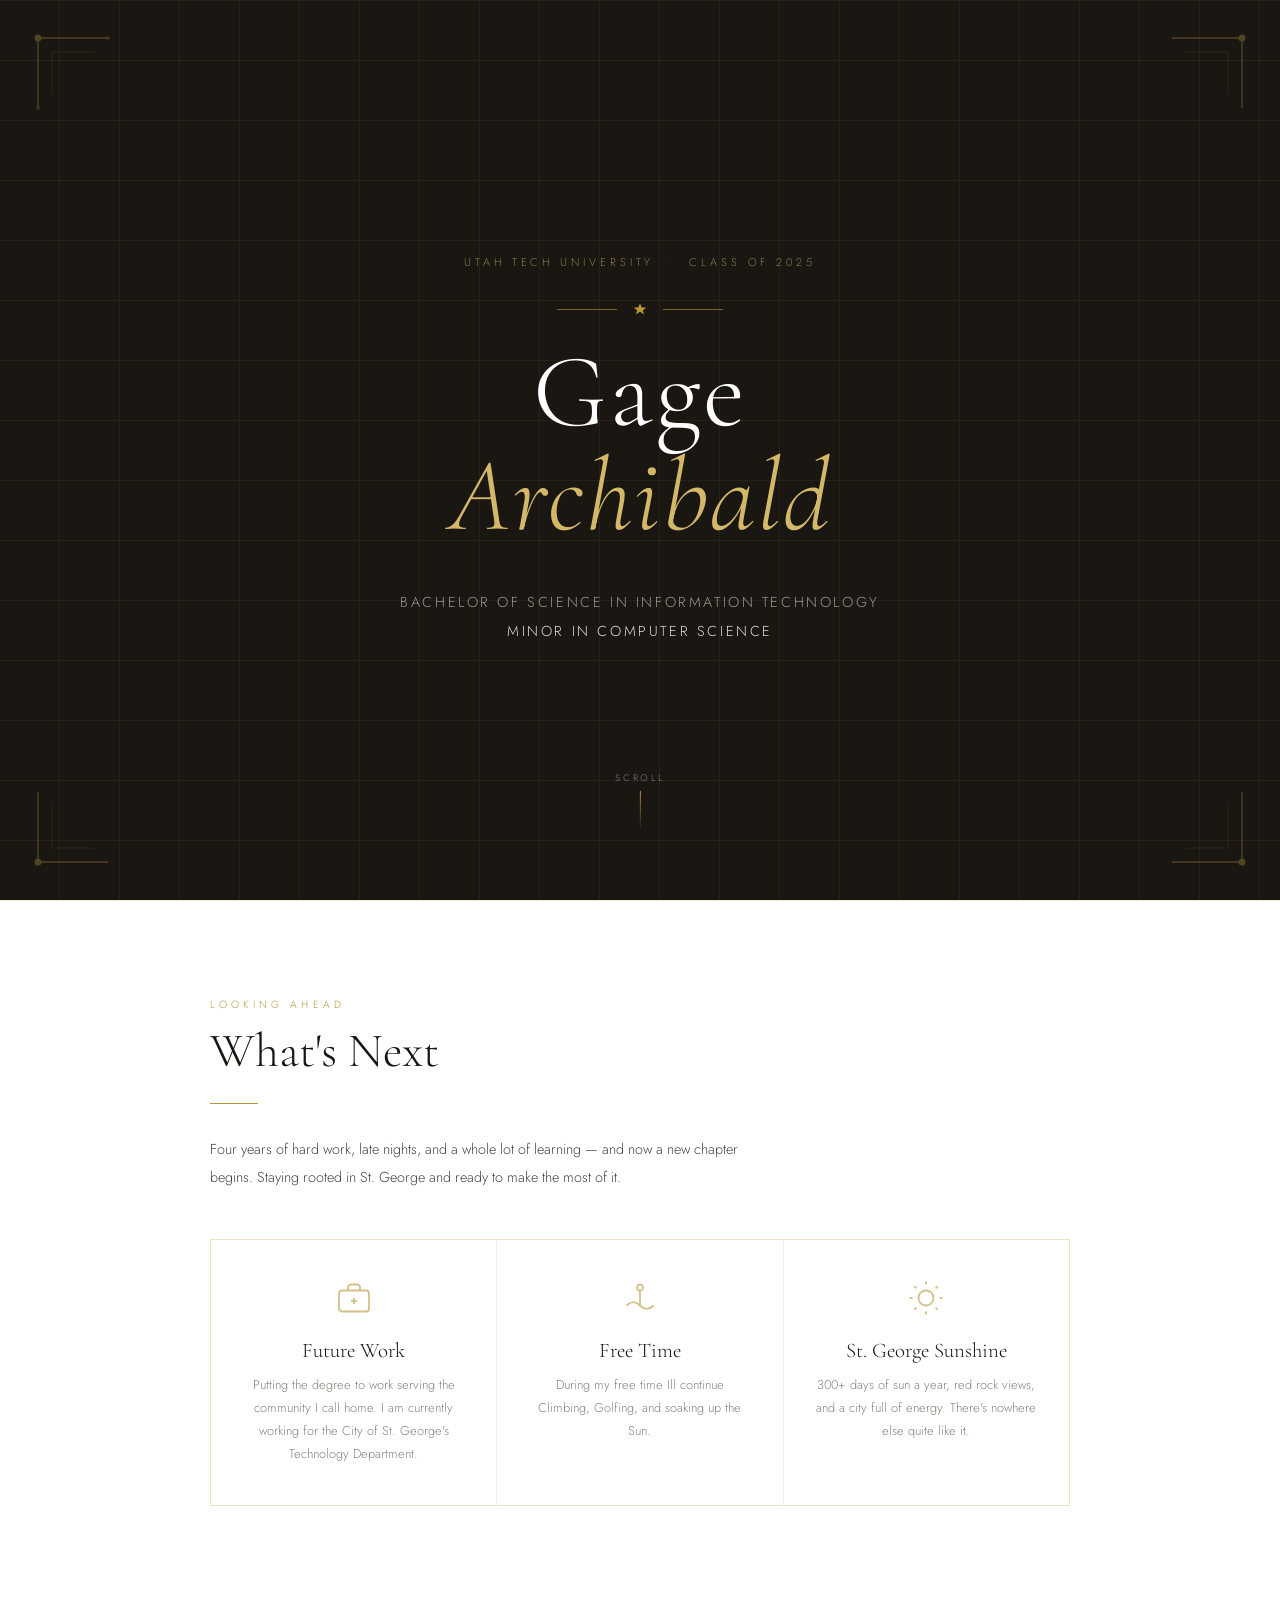
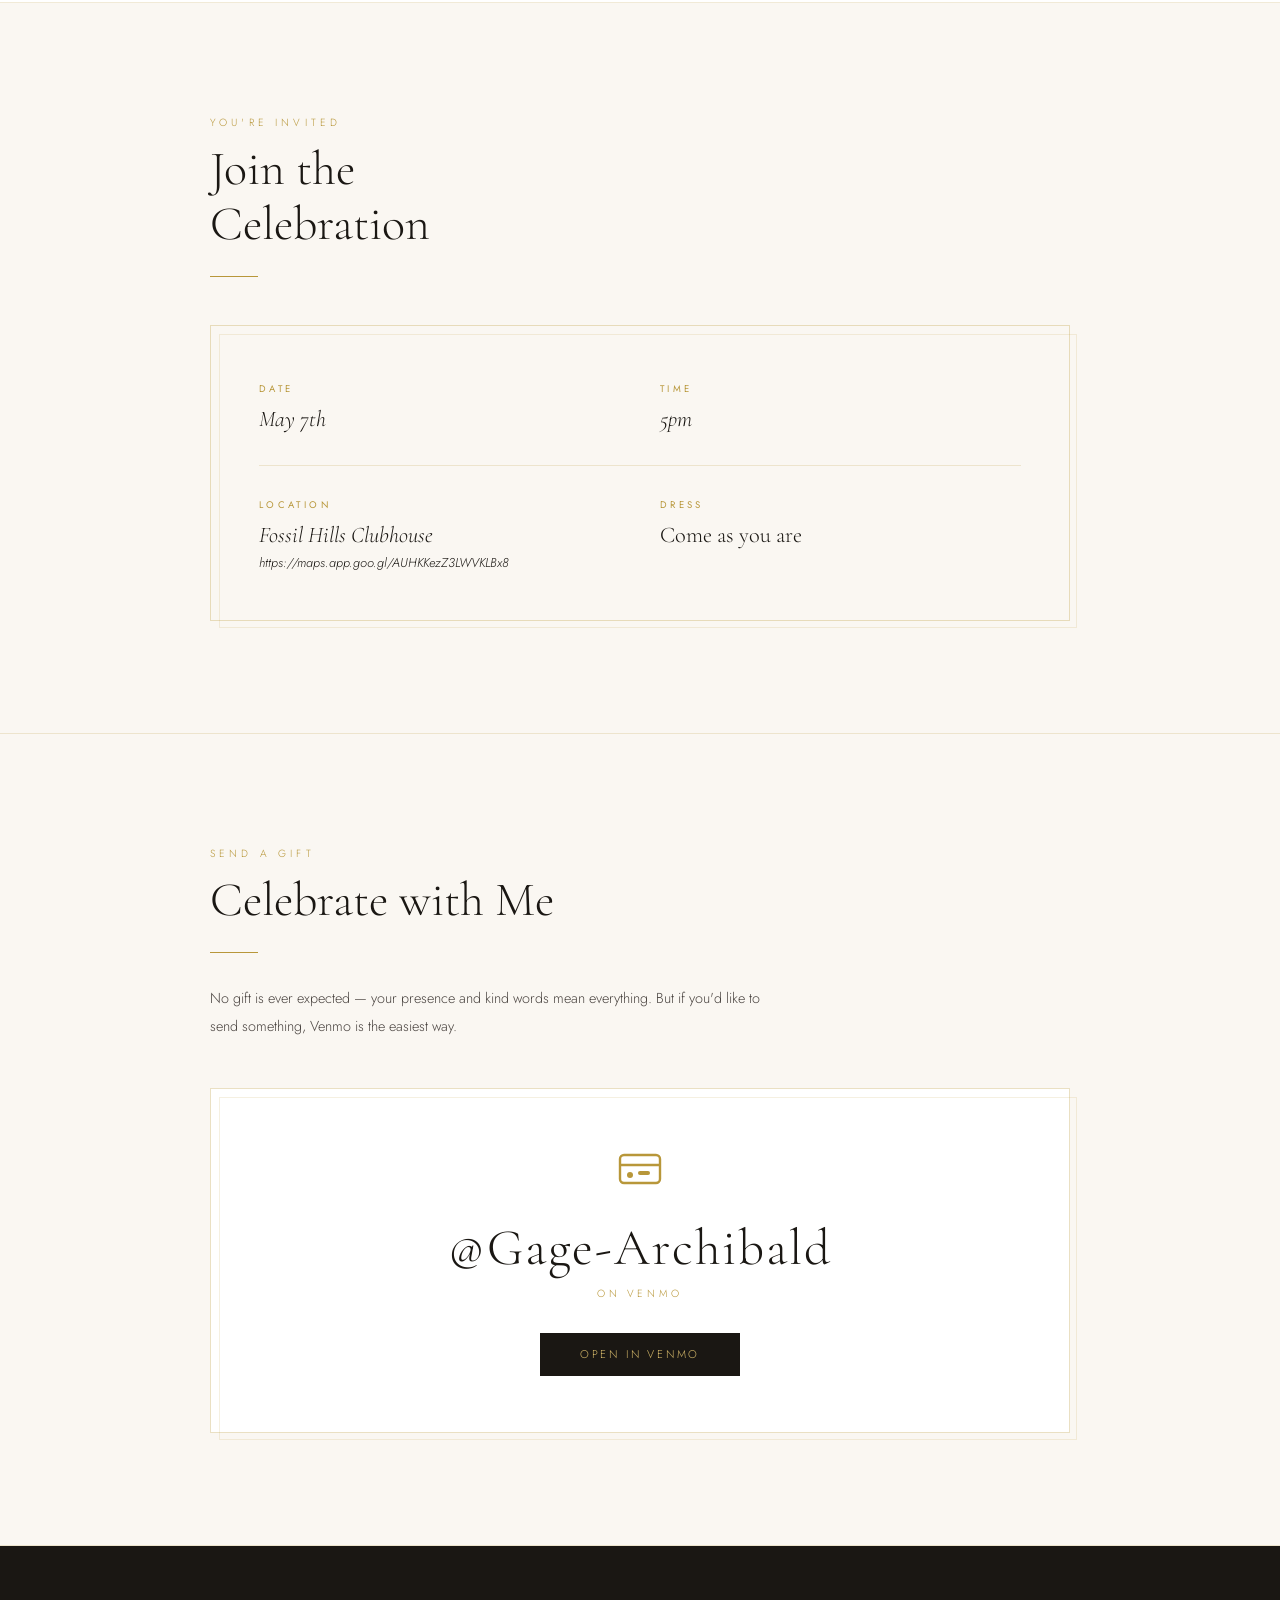
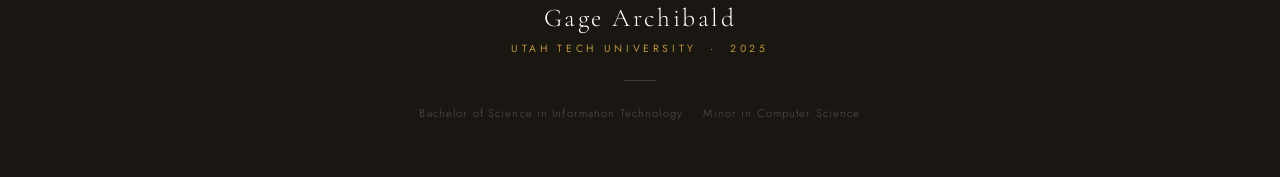
<file: index.html>
<!DOCTYPE html>
<html lang="en">
<head>
  <meta charset="UTF-8">
  <meta name="viewport" content="width=device-width, initial-scale=1.0">
  <title>Gage Archibald — Class of 2025</title>
  <link href="https://fonts.googleapis.com/css2?family=Cormorant+Garamond:ital,wght@0,300;0,400;0,600;1,300;1,400&family=Jost:wght@200;300;400&display=swap" rel="stylesheet">
  <link rel="stylesheet" href="styles.css">
</head>
<body>

<!-- ── HERO ── -->
<section class="hero">
  <div class="hero-bg-pattern"></div>

  <!-- corner ornaments -->
  <div class="hero-corner tl">
    <svg viewBox="0 0 100 100" fill="none" xmlns="http://www.w3.org/2000/svg">
      <path d="M10 10 L10 60 M10 10 L60 10" stroke="#B8973A" stroke-width="1"/>
      <path d="M20 20 L20 50 M20 20 L50 20" stroke="#B8973A" stroke-width="0.5" opacity="0.5"/>
      <circle cx="10" cy="10" r="2.5" fill="#B8973A"/>
      <circle cx="60" cy="10" r="1.5" fill="#B8973A" opacity="0.5"/>
      <circle cx="10" cy="60" r="1.5" fill="#B8973A" opacity="0.5"/>
    </svg>
  </div>
  <div class="hero-corner tr">
    <svg viewBox="0 0 100 100" fill="none" xmlns="http://www.w3.org/2000/svg">
      <path d="M10 10 L10 60 M10 10 L60 10" stroke="#B8973A" stroke-width="1"/>
      <path d="M20 20 L20 50 M20 20 L50 20" stroke="#B8973A" stroke-width="0.5" opacity="0.5"/>
      <circle cx="10" cy="10" r="2.5" fill="#B8973A"/>
    </svg>
  </div>
  <div class="hero-corner bl">
    <svg viewBox="0 0 100 100" fill="none" xmlns="http://www.w3.org/2000/svg">
      <path d="M10 10 L10 60 M10 10 L60 10" stroke="#B8973A" stroke-width="1"/>
      <path d="M20 20 L20 50 M20 20 L50 20" stroke="#B8973A" stroke-width="0.5" opacity="0.5"/>
      <circle cx="10" cy="10" r="2.5" fill="#B8973A"/>
    </svg>
  </div>
  <div class="hero-corner br">
    <svg viewBox="0 0 100 100" fill="none" xmlns="http://www.w3.org/2000/svg">
      <path d="M10 10 L10 60 M10 10 L60 10" stroke="#B8973A" stroke-width="1"/>
      <path d="M20 20 L20 50 M20 20 L50 20" stroke="#B8973A" stroke-width="0.5" opacity="0.5"/>
      <circle cx="10" cy="10" r="2.5" fill="#B8973A"/>
    </svg>
  </div>

  <div class="hero-content">
    <p class="hero-eyebrow">Utah Tech University &nbsp;·&nbsp; Class of 2025</p>

    <div class="hero-divider">
      <span></span>
      <svg viewBox="0 0 20 20" xmlns="http://www.w3.org/2000/svg"><polygon points="10,2 12.5,8 19,8 14,12 16,18 10,14 4,18 6,12 1,8 7.5,8"/></svg>
      <span></span>
    </div>

    <h1 class="hero-name">Gage<br><em>Archibald</em></h1>

    <p class="hero-degree">
      Bachelor of Science in Information Technology
      <strong>Minor in Computer Science</strong>
    </p>
  </div>

  <div class="scroll-cue">
    <span>Scroll</span>
    <div class="scroll-cue-line"></div>
    <div class="scroll-cue-arrow">&#8964;</div>
  </div>
</section>

<!-- ── WHAT'S NEXT ── -->
<section class="next-section">
  <div class="section-inner">
    <div class="reveal">
      <p class="section-label">Looking ahead</p>
      <h2 class="section-title">What's Next</h2>
      <div class="gold-rule"></div>
      <p class="section-body">
        Four years of hard work, late nights, and a whole lot of learning — and now a new chapter begins. Staying rooted in St. George and ready to make the most of it.
      </p>
    </div>

    <div class="next-cards reveal">
      <div class="next-card">
        <svg class="next-card-icon" viewBox="0 0 24 24" fill="none" stroke="#B8973A" stroke-width="1.2" xmlns="http://www.w3.org/2000/svg">
          <rect x="2" y="7" width="20" height="14" rx="2"/><path d="M16 7V5a2 2 0 0 0-2-2h-4a2 2 0 0 0-2 2v2"/><line x1="12" y1="12" x2="12" y2="16"/><line x1="10" y1="14" x2="14" y2="14"/>
        </svg>
        <p class="next-card-title">Future Work</p>
        <p class="next-card-body">Putting the degree to work serving the community I call home. I am currently working for the City of St. George's Technology Department.</p>
      </div>
      <div class="next-card">
        <svg class="next-card-icon" viewBox="0 0 24 24" fill="none" stroke="#B8973A" stroke-width="1.2" xmlns="http://www.w3.org/2000/svg">
          <path d="M3 17c3-3 6-3 9 0s6 3 9 0"/><path d="M12 17V7"/><circle cx="12" cy="5" r="2"/>
        </svg>
        <p class="next-card-title">Free Time</p>
        <p class="next-card-body">During my free time Ill continue Climbing, Golfing, and soaking up the Sun.</p>
      </div>
      <div class="next-card">
        <svg class="next-card-icon" viewBox="0 0 24 24" fill="none" stroke="#B8973A" stroke-width="1.2" xmlns="http://www.w3.org/2000/svg">
          <circle cx="12" cy="12" r="5"/><line x1="12" y1="1" x2="12" y2="3"/><line x1="12" y1="21" x2="12" y2="23"/><line x1="4.22" y1="4.22" x2="5.64" y2="5.64"/><line x1="18.36" y1="18.36" x2="19.78" y2="19.78"/><line x1="1" y1="12" x2="3" y2="12"/><line x1="21" y1="12" x2="23" y2="12"/><line x1="4.22" y1="19.78" x2="5.64" y2="18.36"/><line x1="18.36" y1="5.64" x2="19.78" y2="4.22"/>
        </svg>
        <p class="next-card-title">St. George Sunshine</p>
        <p class="next-card-body">300+ days of sun a year, red rock views, and a city full of energy. There's nowhere else quite like it.</p>
      </div>
    </div>
  </div>
</section>


<!-- ── CELEBRATION ── -->
<section class="celebration-section">
  <div class="section-inner">
    <div class="reveal">
      <p class="section-label">You're invited</p>
      <h2 class="section-title">Join the<br>Celebration</h2>
      <div class="gold-rule"></div>
    </div>

    <div class="event-card reveal">
      <div class="event-row">
        <div class="event-item">
          <p class="event-item-label">Date</p>
          <p class="event-item-value placeholder-text">May 7th</p>
        </div>
        <div class="event-item">
          <p class="event-item-label">Time</p>
          <p class="event-item-value placeholder-text">5pm</p>
        </div>
      </div>

      <div class="event-divider"></div>

      <div class="event-row">
        <div class="event-item">
          <p class="event-item-label">Location</p>
          <p class="event-item-value placeholder-text">Fossil Hills Clubhouse</p>
          <p class="event-item-sub placeholder-text">https://maps.app.goo.gl/AUHKKezZ3LWVKLBx8</p>
        </div>
        <div class="event-item">
          <p class="event-item-label">Dress</p>
          <p class="event-item-value">Come as you are</p>
        </div>
      </div>
    </div>
  </div>
</section>

<!-- ── VENMO ── -->
<section class="venmo-section">
  <div class="section-inner">
    <div class="reveal">
      <p class="section-label">Send a gift</p>
      <h2 class="section-title">Celebrate with Me</h2>
      <div class="gold-rule"></div>
      <p class="section-body">
        No gift is ever expected — your presence and kind words mean everything. But if you'd like to send something, Venmo is the easiest way.
      </p>
    </div>

    <div class="venmo-card reveal">
      <div class="venmo-icon">
        <svg viewBox="0 0 24 24" fill="none" stroke="currentColor" stroke-width="1.2" xmlns="http://www.w3.org/2000/svg">
          <rect x="2" y="5" width="20" height="14" rx="2"/>
          <path d="M2 10h20"/>
          <circle cx="7" cy="15" r="1.5" fill="currentColor" stroke="none"/>
          <rect x="11" y="13" width="6" height="2" rx="1" fill="currentColor" stroke="none"/>
        </svg>
      </div>
      <p class="venmo-handle">@Gage-Archibald</p>
      <p class="venmo-sub">on Venmo</p>
      <a class="venmo-btn" href="https://venmo.com/Gage-Archibald" target="_blank" rel="noopener">
        Open in Venmo
      </a>
    </div>
  </div>
</section>

<!-- ── FOOTER ── -->
<footer>
  <p class="footer-name">Gage Archibald</p>
  <p class="footer-sub">Utah Tech University &nbsp;·&nbsp; 2025</p>
  <div class="footer-rule"></div>
  <p class="footer-note">Bachelor of Science in Information Technology &nbsp;·&nbsp; Minor in Computer Science</p>
</footer>

<script>
  function loadPhoto(input) {
    if (!input.files || !input.files[0]) return;
    const reader = new FileReader();
    reader.onload = e => {
      const img = input.closest('.photo-slot').querySelector('img');
      img.src = e.target.result;
      img.style.display = 'block';
      input.closest('.photo-slot').querySelector('svg').style.display = 'none';
      input.closest('.photo-slot').querySelector('.photo-slot-label').style.display = 'none';
    };
    reader.readAsDataURL(input.files[0]);
  }

  const observer = new IntersectionObserver((entries) => {
    entries.forEach(e => {
      if (e.isIntersecting) {
        e.target.classList.add('visible');
        observer.unobserve(e.target);
      }
    });
  }, { threshold: 0.15 });

  document.querySelectorAll('.reveal').forEach(el => observer.observe(el));
</script>
</body>
</html>
</file>
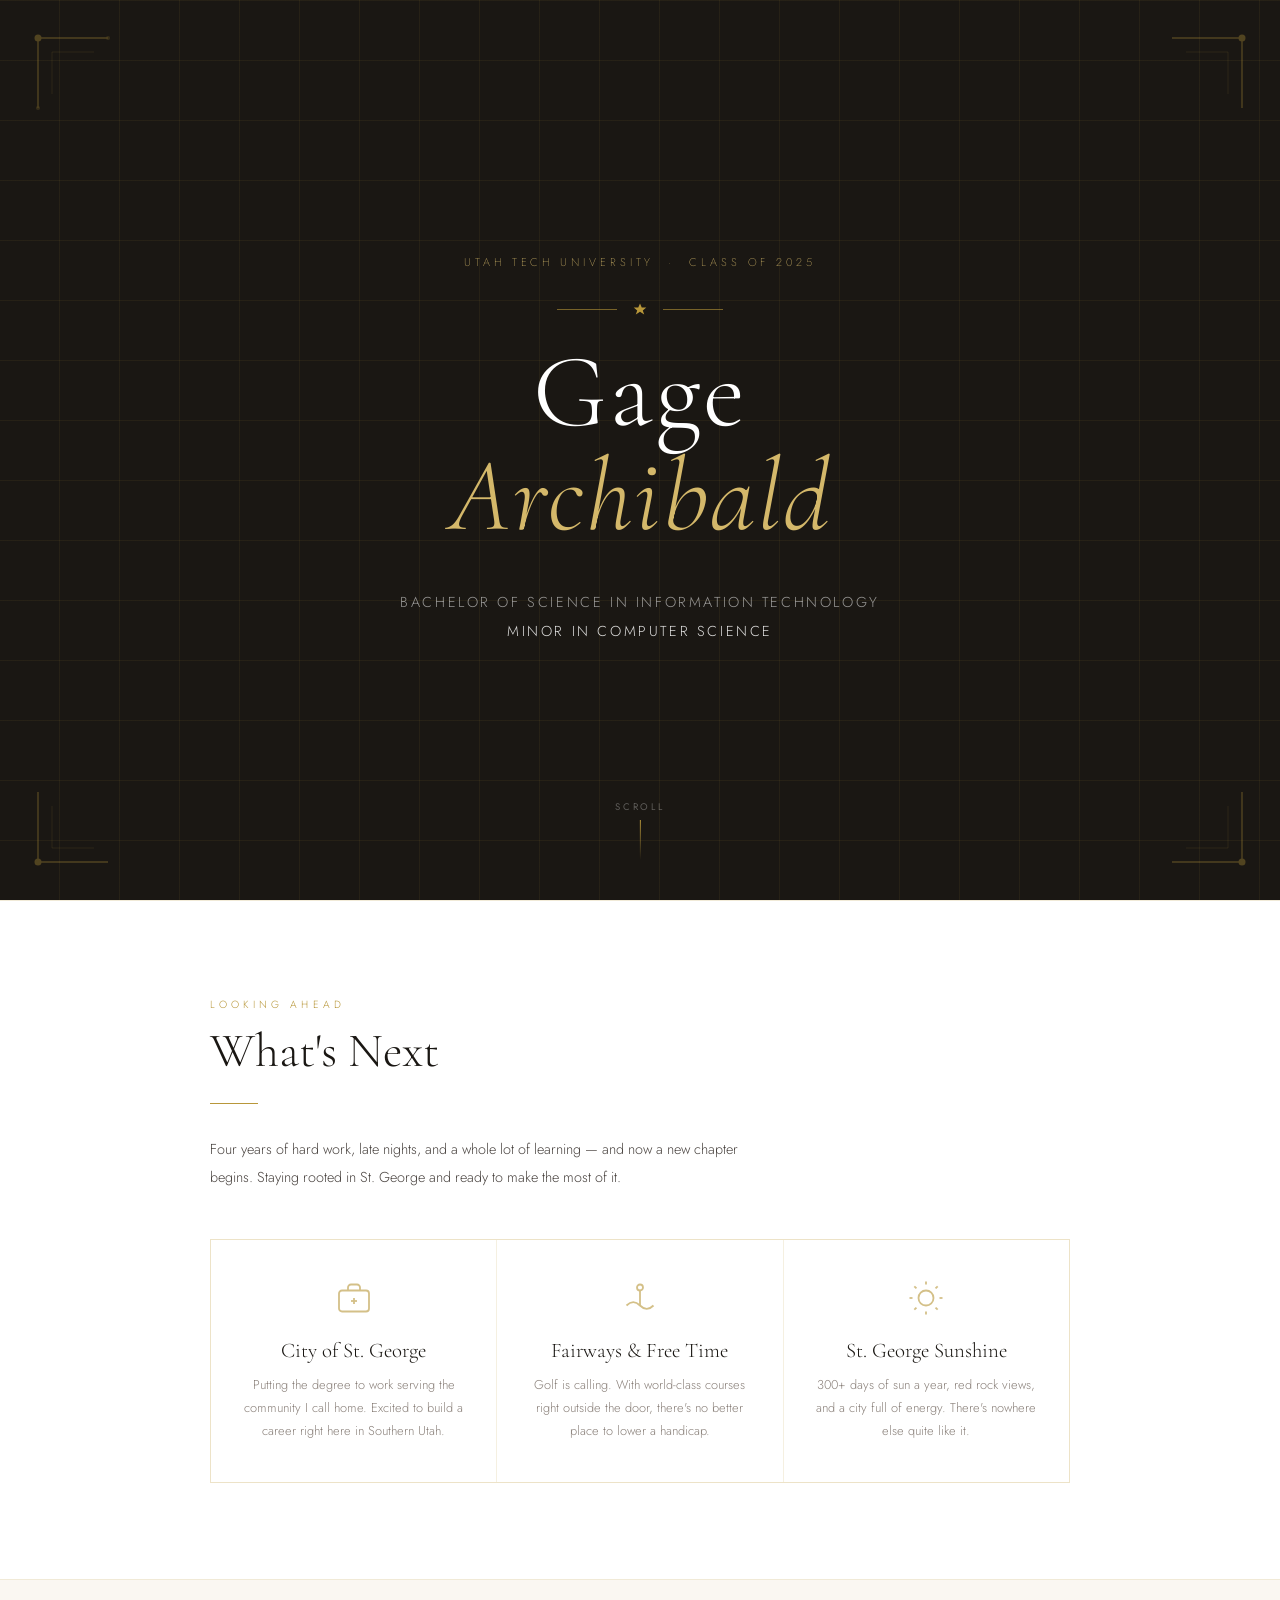
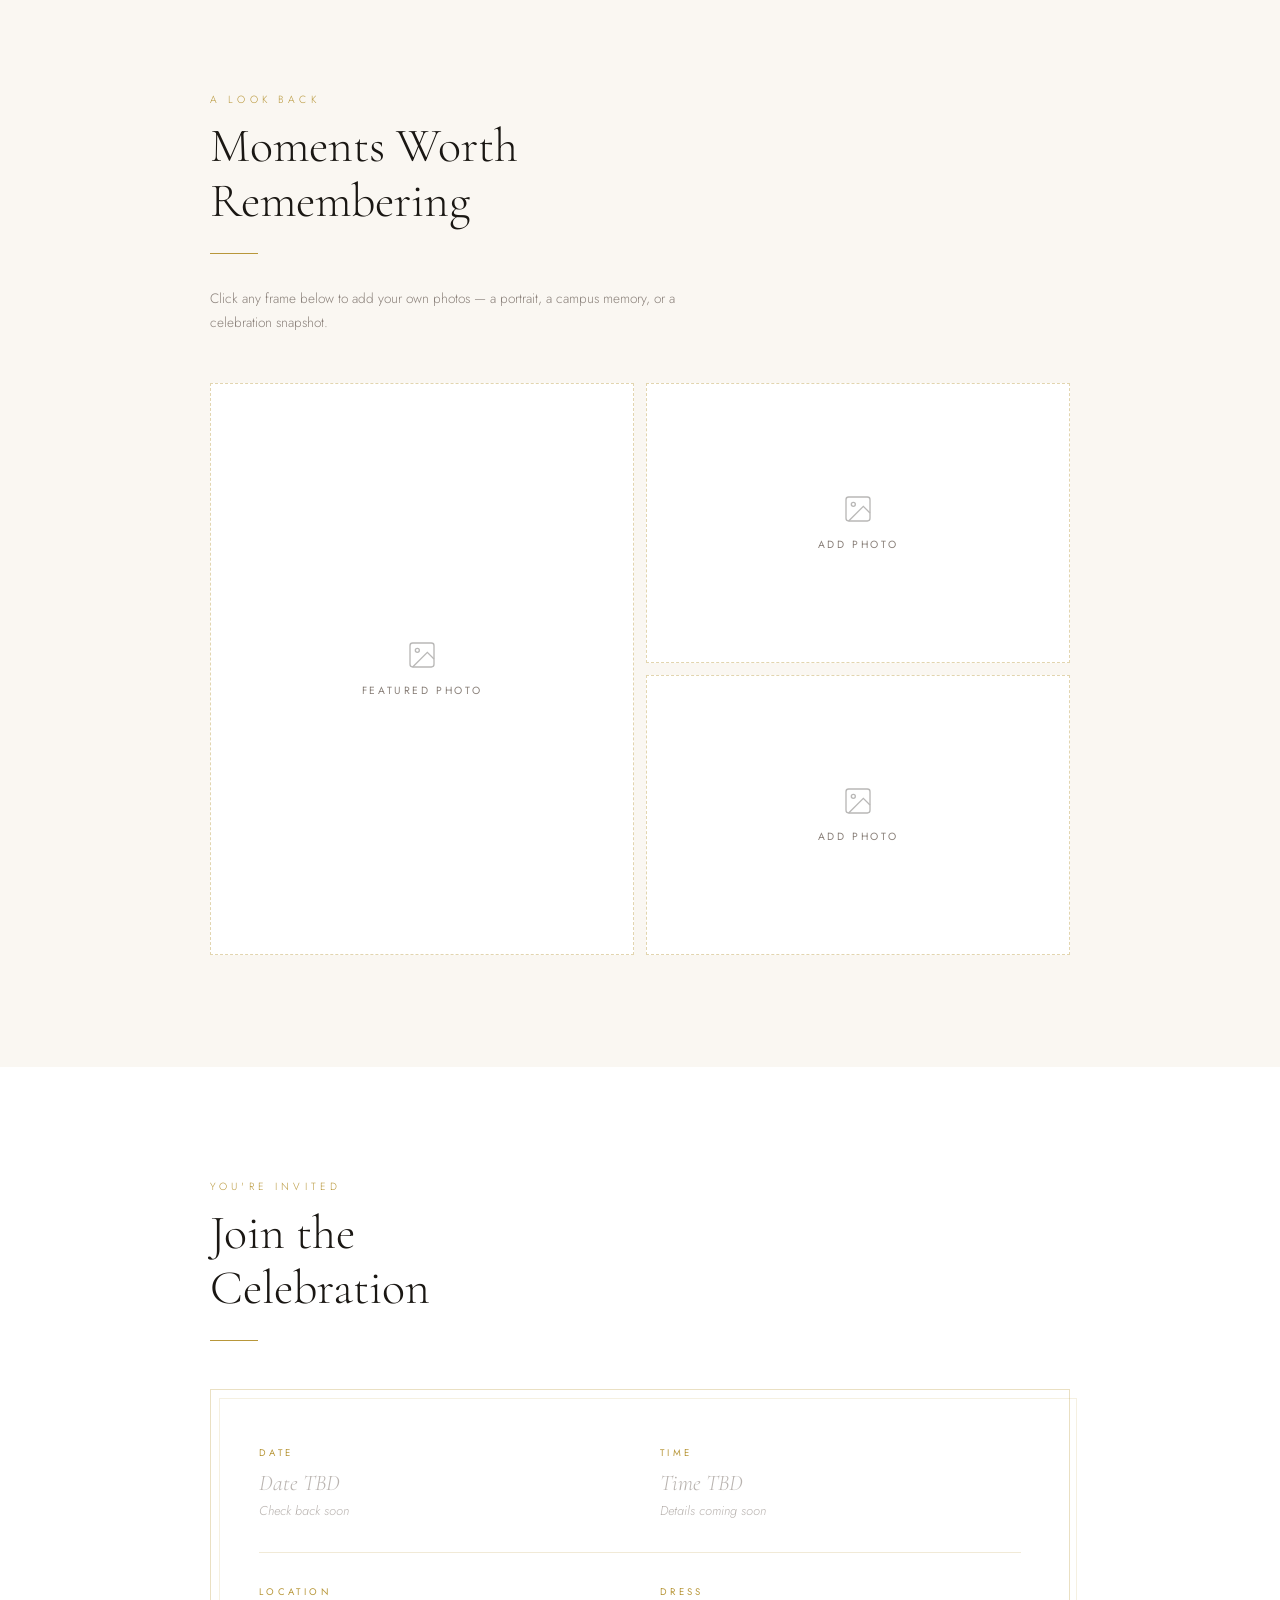
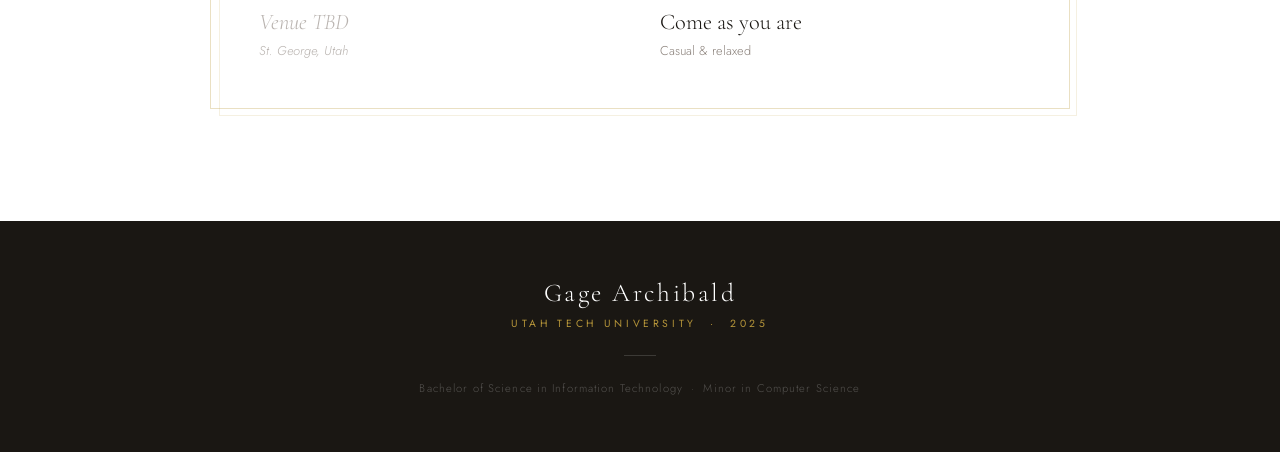
<file: graduation.html>
<!DOCTYPE html>
<html lang="en">
<head>
<meta charset="UTF-8">
<meta name="viewport" content="width=device-width, initial-scale=1.0">
<title>Gage Archibald — Class of 2025</title>
<link href="https://fonts.googleapis.com/css2?family=Cormorant+Garamond:ital,wght@0,300;0,400;0,600;1,300;1,400&family=Jost:wght@200;300;400&display=swap" rel="stylesheet">
<style>
  *, *::before, *::after { margin: 0; padding: 0; box-sizing: border-box; }

  :root {
    --gold: #B8973A;
    --gold-light: #D4B86A;
    --gold-faint: #F5EDD6;
    --cream: #FAF7F2;
    --ink: #1A1713;
    --ink-mid: #4A4440;
    --ink-light: #8A807A;
    --white: #FFFFFF;
  }

  html { scroll-behavior: smooth; }

  body {
    font-family: 'Jost', sans-serif;
    background: var(--cream);
    color: var(--ink);
    overflow-x: hidden;
  }

  /* ── HERO ── */
  .hero {
    min-height: 100vh;
    display: grid;
    place-items: center;
    text-align: center;
    position: relative;
    padding: 4rem 2rem;
    background: var(--ink);
    overflow: hidden;
  }

  .hero-bg-pattern {
    position: absolute;
    inset: 0;
    background-image:
      repeating-linear-gradient(0deg, transparent, transparent 59px, rgba(184,151,58,0.08) 59px, rgba(184,151,58,0.08) 60px),
      repeating-linear-gradient(90deg, transparent, transparent 59px, rgba(184,151,58,0.08) 59px, rgba(184,151,58,0.08) 60px);
    pointer-events: none;
  }

  .hero-corner {
    position: absolute;
    width: 140px;
    height: 140px;
    opacity: 0.35;
  }
  .hero-corner svg { width: 100%; height: 100%; }
  .hero-corner.tl { top: 24px; left: 24px; }
  .hero-corner.tr { top: 24px; right: 24px; transform: scaleX(-1); }
  .hero-corner.bl { bottom: 24px; left: 24px; transform: scaleY(-1); }
  .hero-corner.br { bottom: 24px; right: 24px; transform: scale(-1); }

  .hero-content { position: relative; z-index: 1; max-width: 700px; }

  .hero-eyebrow {
    font-family: 'Jost', sans-serif;
    font-weight: 200;
    font-size: 0.7rem;
    letter-spacing: 0.35em;
    text-transform: uppercase;
    color: var(--gold-light);
    margin-bottom: 2rem;
    opacity: 0;
    animation: fadeUp 0.9s 0.2s forwards;
  }

  .hero-divider {
    display: flex;
    align-items: center;
    justify-content: center;
    gap: 1rem;
    margin-bottom: 1.5rem;
    opacity: 0;
    animation: fadeUp 0.9s 0.35s forwards;
  }
  .hero-divider span {
    display: block;
    height: 1px;
    width: 60px;
    background: var(--gold);
    opacity: 0.6;
  }
  .hero-divider svg { width: 14px; height: 14px; fill: var(--gold); }

  .hero-name {
    font-family: 'Cormorant Garamond', serif;
    font-weight: 300;
    font-size: clamp(3.2rem, 9vw, 6.5rem);
    line-height: 1;
    color: var(--white);
    letter-spacing: 0.02em;
    opacity: 0;
    animation: fadeUp 0.9s 0.5s forwards;
  }
  .hero-name em {
    font-style: italic;
    color: var(--gold-light);
  }

  .hero-degree {
    font-family: 'Jost', sans-serif;
    font-weight: 300;
    font-size: clamp(0.75rem, 2vw, 0.9rem);
    letter-spacing: 0.18em;
    text-transform: uppercase;
    color: rgba(255,255,255,0.55);
    margin-top: 2.5rem;
    line-height: 2;
    opacity: 0;
    animation: fadeUp 0.9s 0.8s forwards;
  }
  .hero-degree strong {
    display: block;
    color: rgba(255,255,255,0.85);
    font-weight: 300;
  }

  .scroll-cue {
    position: absolute;
    bottom: 2.5rem;
    left: 50%;
    transform: translateX(-50%);
    display: flex;
    flex-direction: column;
    align-items: center;
    gap: 6px;
    opacity: 0;
    animation: fadeIn 1s 1.5s forwards;
  }
  .scroll-cue span {
    font-size: 0.6rem;
    letter-spacing: 0.3em;
    text-transform: uppercase;
    color: rgba(255,255,255,0.3);
  }
  .scroll-cue-line {
    width: 1px;
    height: 40px;
    background: linear-gradient(to bottom, var(--gold), transparent);
    animation: pulse 2s 1.5s ease-in-out infinite;
  }

  /* ── SECTION SHARED ── */
  section { padding: 7rem 2rem; }

  .section-inner {
    max-width: 860px;
    margin: 0 auto;
  }

  .section-label {
    font-size: 0.65rem;
    font-weight: 300;
    letter-spacing: 0.4em;
    text-transform: uppercase;
    color: var(--gold);
    margin-bottom: 0.75rem;
  }

  .section-title {
    font-family: 'Cormorant Garamond', serif;
    font-size: clamp(2rem, 5vw, 3rem);
    font-weight: 300;
    color: var(--ink);
    line-height: 1.15;
    margin-bottom: 1.5rem;
  }

  .gold-rule {
    width: 48px;
    height: 1px;
    background: var(--gold);
    margin-bottom: 2rem;
  }

  /* ── WHAT'S NEXT ── */
  .next-section {
    background: var(--white);
    border-top: 1px solid rgba(184,151,58,0.2);
    border-bottom: 1px solid rgba(184,151,58,0.2);
    padding: 6rem 2rem;
  }

  .next-cards {
    display: grid;
    grid-template-columns: repeat(3, 1fr);
    gap: 1px;
    background: rgba(184,151,58,0.15);
    border: 1px solid rgba(184,151,58,0.15);
    margin-top: 3rem;
  }

  .next-card {
    background: var(--white);
    padding: 2.5rem 2rem;
    text-align: center;
  }

  .next-card-icon {
    width: 36px;
    height: 36px;
    margin: 0 auto 1rem;
    opacity: 0.6;
  }

  .next-card-title {
    font-family: 'Cormorant Garamond', serif;
    font-size: 1.3rem;
    font-weight: 300;
    color: var(--ink);
    margin-bottom: 0.6rem;
  }

  .next-card-body {
    font-size: 0.8rem;
    font-weight: 300;
    color: var(--ink-light);
    line-height: 1.8;
  }

  @media (max-width: 600px) {
    .next-cards { grid-template-columns: 1fr; }
  }

  /* ── PHOTO ── */
  .photo-section { background: var(--cream); }

  .photo-grid {
    display: grid;
    grid-template-columns: 1fr 1fr;
    grid-template-rows: 280px 280px;
    gap: 12px;
    margin-top: 3rem;
  }

  .photo-slot {
    background: var(--white);
    border: 1px dashed rgba(184,151,58,0.4);
    display: flex;
    flex-direction: column;
    align-items: center;
    justify-content: center;
    gap: 12px;
    position: relative;
    overflow: hidden;
    cursor: pointer;
    transition: border-color 0.3s, background 0.3s;
  }
  .photo-slot:hover { border-color: var(--gold); background: var(--gold-faint); }

  .photo-slot.featured {
    grid-column: 1;
    grid-row: 1 / 3;
  }

  .photo-slot svg {
    width: 32px;
    height: 32px;
    opacity: 0.3;
  }

  .photo-slot-label {
    font-size: 0.65rem;
    letter-spacing: 0.25em;
    text-transform: uppercase;
    color: var(--ink-light);
  }

  .photo-slot img {
    width: 100%;
    height: 100%;
    object-fit: cover;
    position: absolute;
    inset: 0;
    display: none;
  }

  .photo-slot input[type="file"] {
    position: absolute;
    inset: 0;
    opacity: 0;
    cursor: pointer;
    width: 100%;
    height: 100%;
  }

  /* ── CELEBRATION ── */
  .celebration-section { background: var(--white); }

  .event-card {
    border: 1px solid rgba(184,151,58,0.3);
    padding: 3rem;
    position: relative;
    margin-top: 3rem;
  }

  .event-card::before {
    content: '';
    position: absolute;
    top: 8px; left: 8px; right: -8px; bottom: -8px;
    border: 1px solid rgba(184,151,58,0.15);
    pointer-events: none;
  }

  .event-row {
    display: grid;
    grid-template-columns: 1fr 1fr;
    gap: 2.5rem;
    margin-top: 0.5rem;
  }

  .event-item { }

  .event-item-label {
    font-size: 0.6rem;
    letter-spacing: 0.35em;
    text-transform: uppercase;
    color: var(--gold);
    margin-bottom: 0.5rem;
  }

  .event-item-value {
    font-family: 'Cormorant Garamond', serif;
    font-size: 1.4rem;
    font-weight: 300;
    color: var(--ink);
    line-height: 1.3;
  }

  .event-item-sub {
    font-size: 0.8rem;
    font-weight: 300;
    color: var(--ink-light);
    margin-top: 0.25rem;
  }

  .event-divider {
    height: 1px;
    background: rgba(184,151,58,0.2);
    margin: 2rem 0;
  }

  .placeholder-text {
    font-style: italic;
    color: var(--ink-light);
    opacity: 0.6;
  }

  /* ── FOOTER ── */
  footer {
    background: var(--ink);
    text-align: center;
    padding: 3.5rem 2rem;
  }

  .footer-name {
    font-family: 'Cormorant Garamond', serif;
    font-size: 1.6rem;
    font-weight: 300;
    color: var(--white);
    letter-spacing: 0.1em;
    margin-bottom: 0.5rem;
  }

  .footer-sub {
    font-size: 0.65rem;
    letter-spacing: 0.35em;
    text-transform: uppercase;
    color: var(--gold);
  }

  .footer-rule {
    width: 32px;
    height: 1px;
    background: rgba(255,255,255,0.15);
    margin: 1.5rem auto;
  }

  .footer-note {
    font-size: 0.7rem;
    font-weight: 300;
    color: rgba(255,255,255,0.25);
    letter-spacing: 0.1em;
  }

  /* ── ANIMATIONS ── */
  @keyframes fadeUp {
    from { opacity: 0; transform: translateY(18px); }
    to   { opacity: 1; transform: translateY(0); }
  }
  @keyframes fadeIn {
    from { opacity: 0; }
    to   { opacity: 1; }
  }
  @keyframes pulse {
    0%, 100% { opacity: 0.4; transform: scaleY(1); }
    50% { opacity: 1; transform: scaleY(1.1); }
  }

  .reveal {
    opacity: 0;
    transform: translateY(24px);
    transition: opacity 0.8s ease, transform 0.8s ease;
  }
  .reveal.visible {
    opacity: 1;
    transform: translateY(0);
  }

  /* ── RESPONSIVE ── */
  @media (max-width: 600px) {
    .photo-grid {
      grid-template-columns: 1fr;
      grid-template-rows: 260px 200px 200px;
    }
    .photo-slot.featured { grid-column: 1; grid-row: 1; }
    .event-row { grid-template-columns: 1fr; gap: 1.5rem; }
    .event-card { padding: 2rem; }
  }
</style>
</head>
<body>

<!-- ── HERO ── -->
<section class="hero">
  <div class="hero-bg-pattern"></div>

  <!-- corner ornaments -->
  <div class="hero-corner tl">
    <svg viewBox="0 0 100 100" fill="none" xmlns="http://www.w3.org/2000/svg">
      <path d="M10 10 L10 60 M10 10 L60 10" stroke="#B8973A" stroke-width="1"/>
      <path d="M20 20 L20 50 M20 20 L50 20" stroke="#B8973A" stroke-width="0.5" opacity="0.5"/>
      <circle cx="10" cy="10" r="2.5" fill="#B8973A"/>
      <circle cx="60" cy="10" r="1.5" fill="#B8973A" opacity="0.5"/>
      <circle cx="10" cy="60" r="1.5" fill="#B8973A" opacity="0.5"/>
    </svg>
  </div>
  <div class="hero-corner tr">
    <svg viewBox="0 0 100 100" fill="none" xmlns="http://www.w3.org/2000/svg">
      <path d="M10 10 L10 60 M10 10 L60 10" stroke="#B8973A" stroke-width="1"/>
      <path d="M20 20 L20 50 M20 20 L50 20" stroke="#B8973A" stroke-width="0.5" opacity="0.5"/>
      <circle cx="10" cy="10" r="2.5" fill="#B8973A"/>
    </svg>
  </div>
  <div class="hero-corner bl">
    <svg viewBox="0 0 100 100" fill="none" xmlns="http://www.w3.org/2000/svg">
      <path d="M10 10 L10 60 M10 10 L60 10" stroke="#B8973A" stroke-width="1"/>
      <path d="M20 20 L20 50 M20 20 L50 20" stroke="#B8973A" stroke-width="0.5" opacity="0.5"/>
      <circle cx="10" cy="10" r="2.5" fill="#B8973A"/>
    </svg>
  </div>
  <div class="hero-corner br">
    <svg viewBox="0 0 100 100" fill="none" xmlns="http://www.w3.org/2000/svg">
      <path d="M10 10 L10 60 M10 10 L60 10" stroke="#B8973A" stroke-width="1"/>
      <path d="M20 20 L20 50 M20 20 L50 20" stroke="#B8973A" stroke-width="0.5" opacity="0.5"/>
      <circle cx="10" cy="10" r="2.5" fill="#B8973A"/>
    </svg>
  </div>

  <div class="hero-content">
    <p class="hero-eyebrow">Utah Tech University &nbsp;·&nbsp; Class of 2025</p>

    <div class="hero-divider">
      <span></span>
      <svg viewBox="0 0 20 20" xmlns="http://www.w3.org/2000/svg"><polygon points="10,2 12.5,8 19,8 14,12 16,18 10,14 4,18 6,12 1,8 7.5,8"/></svg>
      <span></span>
    </div>

    <h1 class="hero-name">Gage<br><em>Archibald</em></h1>

    <p class="hero-degree">
      Bachelor of Science in Information Technology
      <strong>Minor in Computer Science</strong>
    </p>
  </div>

  <div class="scroll-cue">
    <span>Scroll</span>
    <div class="scroll-cue-line"></div>
  </div>
</section>

<!-- ── WHAT'S NEXT ── -->
<section class="next-section">
  <div class="section-inner">
    <div class="reveal">
      <p class="section-label">Looking ahead</p>
      <h2 class="section-title">What's Next</h2>
      <div class="gold-rule"></div>
      <p style="font-size:0.9rem; font-weight:300; color:var(--ink-mid); line-height:1.9; max-width:560px;">
        Four years of hard work, late nights, and a whole lot of learning — and now a new chapter begins. Staying rooted in St. George and ready to make the most of it.
      </p>
    </div>

    <div class="next-cards reveal">
      <div class="next-card">
        <svg class="next-card-icon" viewBox="0 0 24 24" fill="none" stroke="#B8973A" stroke-width="1.2" xmlns="http://www.w3.org/2000/svg">
          <rect x="2" y="7" width="20" height="14" rx="2"/><path d="M16 7V5a2 2 0 0 0-2-2h-4a2 2 0 0 0-2 2v2"/><line x1="12" y1="12" x2="12" y2="16"/><line x1="10" y1="14" x2="14" y2="14"/>
        </svg>
        <p class="next-card-title">City of St. George</p>
        <p class="next-card-body">Putting the degree to work serving the community I call home. Excited to build a career right here in Southern Utah.</p>
      </div>
      <div class="next-card">
        <svg class="next-card-icon" viewBox="0 0 24 24" fill="none" stroke="#B8973A" stroke-width="1.2" xmlns="http://www.w3.org/2000/svg">
          <path d="M3 17c3-3 6-3 9 0s6 3 9 0"/><path d="M12 17V7"/><circle cx="12" cy="5" r="2"/>
        </svg>
        <p class="next-card-title">Fairways &amp; Free Time</p>
        <p class="next-card-body">Golf is calling. With world-class courses right outside the door, there's no better place to lower a handicap.</p>
      </div>
      <div class="next-card">
        <svg class="next-card-icon" viewBox="0 0 24 24" fill="none" stroke="#B8973A" stroke-width="1.2" xmlns="http://www.w3.org/2000/svg">
          <circle cx="12" cy="12" r="5"/><line x1="12" y1="1" x2="12" y2="3"/><line x1="12" y1="21" x2="12" y2="23"/><line x1="4.22" y1="4.22" x2="5.64" y2="5.64"/><line x1="18.36" y1="18.36" x2="19.78" y2="19.78"/><line x1="1" y1="12" x2="3" y2="12"/><line x1="21" y1="12" x2="23" y2="12"/><line x1="4.22" y1="19.78" x2="5.64" y2="18.36"/><line x1="18.36" y1="5.64" x2="19.78" y2="4.22"/>
        </svg>
        <p class="next-card-title">St. George Sunshine</p>
        <p class="next-card-body">300+ days of sun a year, red rock views, and a city full of energy. There's nowhere else quite like it.</p>
      </div>
    </div>
  </div>
</section>

<!-- ── PHOTO ── -->
<section class="photo-section">
  <div class="section-inner">
    <div class="reveal">
      <p class="section-label">A look back</p>
      <h2 class="section-title">Moments Worth<br>Remembering</h2>
      <div class="gold-rule"></div>
      <p style="font-size:0.85rem; font-weight:300; color:var(--ink-light); line-height:1.8; max-width:520px;">
        Click any frame below to add your own photos — a portrait, a campus memory, or a celebration snapshot.
      </p>
    </div>

    <div class="photo-grid reveal">
      <div class="photo-slot featured" onclick="this.querySelector('input').click()">
        <svg viewBox="0 0 24 24" fill="none" stroke="currentColor" stroke-width="1" xmlns="http://www.w3.org/2000/svg"><rect x="3" y="3" width="18" height="18" rx="2"/><circle cx="8.5" cy="8.5" r="1.5"/><polyline points="21 15 16 10 5 21"/></svg>
        <span class="photo-slot-label">Featured photo</span>
        <input type="file" accept="image/*" onchange="loadPhoto(this)">
        <img alt="Featured">
      </div>
      <div class="photo-slot" onclick="this.querySelector('input').click()">
        <svg viewBox="0 0 24 24" fill="none" stroke="currentColor" stroke-width="1" xmlns="http://www.w3.org/2000/svg"><rect x="3" y="3" width="18" height="18" rx="2"/><circle cx="8.5" cy="8.5" r="1.5"/><polyline points="21 15 16 10 5 21"/></svg>
        <span class="photo-slot-label">Add photo</span>
        <input type="file" accept="image/*" onchange="loadPhoto(this)">
        <img alt="">
      </div>
      <div class="photo-slot" onclick="this.querySelector('input').click()">
        <svg viewBox="0 0 24 24" fill="none" stroke="currentColor" stroke-width="1" xmlns="http://www.w3.org/2000/svg"><rect x="3" y="3" width="18" height="18" rx="2"/><circle cx="8.5" cy="8.5" r="1.5"/><polyline points="21 15 16 10 5 21"/></svg>
        <span class="photo-slot-label">Add photo</span>
        <input type="file" accept="image/*" onchange="loadPhoto(this)">
        <img alt="">
      </div>
    </div>
  </div>
</section>

<!-- ── CELEBRATION ── -->
<section class="celebration-section">
  <div class="section-inner">
    <div class="reveal">
      <p class="section-label">You're invited</p>
      <h2 class="section-title">Join the<br>Celebration</h2>
      <div class="gold-rule"></div>
    </div>

    <div class="event-card reveal">
      <div class="event-row">
        <div class="event-item">
          <p class="event-item-label">Date</p>
          <p class="event-item-value placeholder-text">Date TBD</p>
          <p class="event-item-sub placeholder-text">Check back soon</p>
        </div>
        <div class="event-item">
          <p class="event-item-label">Time</p>
          <p class="event-item-value placeholder-text">Time TBD</p>
          <p class="event-item-sub placeholder-text">Details coming soon</p>
        </div>
      </div>

      <div class="event-divider"></div>

      <div class="event-row">
        <div class="event-item">
          <p class="event-item-label">Location</p>
          <p class="event-item-value placeholder-text">Venue TBD</p>
          <p class="event-item-sub placeholder-text">St. George, Utah</p>
        </div>
        <div class="event-item">
          <p class="event-item-label">Dress</p>
          <p class="event-item-value">Come as you are</p>
          <p class="event-item-sub">Casual & relaxed</p>
        </div>
      </div>
    </div>
  </div>
</section>

<!-- ── FOOTER ── -->
<footer>
  <p class="footer-name">Gage Archibald</p>
  <p class="footer-sub">Utah Tech University &nbsp;·&nbsp; 2025</p>
  <div class="footer-rule"></div>
  <p class="footer-note">Bachelor of Science in Information Technology &nbsp;·&nbsp; Minor in Computer Science</p>
</footer>

<script>
  function loadPhoto(input) {
    if (!input.files || !input.files[0]) return;
    const reader = new FileReader();
    reader.onload = e => {
      const img = input.closest('.photo-slot').querySelector('img');
      img.src = e.target.result;
      img.style.display = 'block';
      input.closest('.photo-slot').querySelector('svg').style.display = 'none';
      input.closest('.photo-slot').querySelector('.photo-slot-label').style.display = 'none';
    };
    reader.readAsDataURL(input.files[0]);
  }

  const observer = new IntersectionObserver((entries) => {
    entries.forEach(e => {
      if (e.isIntersecting) {
        e.target.classList.add('visible');
        observer.unobserve(e.target);
      }
    });
  }, { threshold: 0.15 });

  document.querySelectorAll('.reveal').forEach(el => observer.observe(el));
</script>
</body>
</html>
</file>
<file: styles.css>
/* ── RESET & ROOT ── */
*, *::before, *::after {
  margin: 0;
  padding: 0;
  box-sizing: border-box;
}

:root {
  --gold: #B8973A;
  --gold-light: #D4B86A;
  --gold-faint: #F5EDD6;
  --cream: #FAF7F2;
  --ink: #1A1713;
  --ink-mid: #4A4440;
  --ink-light: #8A807A;
  --white: #FFFFFF;
}

html {
  scroll-behavior: smooth;
}

body {
  font-family: 'Jost', sans-serif;
  background: var(--cream);
  color: var(--ink);
  overflow-x: hidden;
}


/* ── HERO ── */
.hero {
  min-height: 100vh;
  display: grid;
  place-items: center;
  text-align: center;
  position: relative;
  padding: 4rem 2rem;
  background: var(--ink);
  overflow: hidden;
}

.hero-bg-pattern {
  position: absolute;
  inset: 0;
  background-image:
    repeating-linear-gradient(0deg, transparent, transparent 59px, rgba(184,151,58,0.08) 59px, rgba(184,151,58,0.08) 60px),
    repeating-linear-gradient(90deg, transparent, transparent 59px, rgba(184,151,58,0.08) 59px, rgba(184,151,58,0.08) 60px);
  pointer-events: none;
}

.hero-corner {
  position: absolute;
  width: 140px;
  height: 140px;
  opacity: 0.35;
}
.hero-corner svg { width: 100%; height: 100%; }
.hero-corner.tl { top: 24px; left: 24px; }
.hero-corner.tr { top: 24px; right: 24px; transform: scaleX(-1); }
.hero-corner.bl { bottom: 24px; left: 24px; transform: scaleY(-1); }
.hero-corner.br { bottom: 24px; right: 24px; transform: scale(-1); }

.hero-content {
  position: relative;
  z-index: 1;
  max-width: 700px;
}

.hero-eyebrow {
  font-family: 'Jost', sans-serif;
  font-weight: 200;
  font-size: 0.7rem;
  letter-spacing: 0.35em;
  text-transform: uppercase;
  color: var(--gold-light);
  margin-bottom: 2rem;
  opacity: 0;
  animation: fadeUp 0.9s 0.2s forwards;
}

.hero-divider {
  display: flex;
  align-items: center;
  justify-content: center;
  gap: 1rem;
  margin-bottom: 1.5rem;
  opacity: 0;
  animation: fadeUp 0.9s 0.35s forwards;
}
.hero-divider span {
  display: block;
  height: 1px;
  width: 60px;
  background: var(--gold);
  opacity: 0.6;
}
.hero-divider svg {
  width: 14px;
  height: 14px;
  fill: var(--gold);
}

.hero-name {
  font-family: 'Cormorant Garamond', serif;
  font-weight: 300;
  font-size: clamp(3.2rem, 9vw, 6.5rem);
  line-height: 1;
  color: var(--white);
  letter-spacing: 0.02em;
  opacity: 0;
  animation: fadeUp 0.9s 0.5s forwards;
}
.hero-name em {
  font-style: italic;
  color: var(--gold-light);
}

.hero-degree {
  font-family: 'Jost', sans-serif;
  font-weight: 300;
  font-size: clamp(0.75rem, 2vw, 0.9rem);
  letter-spacing: 0.18em;
  text-transform: uppercase;
  color: rgba(255,255,255,0.55);
  margin-top: 2.5rem;
  line-height: 2;
  opacity: 0;
  animation: fadeUp 0.9s 0.8s forwards;
}
.hero-degree strong {
  display: block;
  color: rgba(255,255,255,0.85);
  font-weight: 300;
}

.scroll-cue {
  position: absolute;
  bottom: 2.5rem;
  left: 50%;
  transform: translateX(-50%);
  display: flex;
  flex-direction: column;
  align-items: center;
  gap: 6px;
  opacity: 0;
  animation: fadeIn 1s 1.5s forwards;
}
.scroll-cue span {
  font-size: 0.6rem;
  letter-spacing: 0.3em;
  text-transform: uppercase;
  color: rgba(255,255,255,0.3);
}
.scroll-cue-line {
  width: 1px;
  height: 40px;
  background: linear-gradient(to bottom, var(--gold), transparent);
  animation: pulse 2s 1.5s ease-in-out infinite;
}


/* ── SECTION SHARED ── */
section {
  padding: 7rem 2rem;
}

.section-inner {
  max-width: 860px;
  margin: 0 auto;
}

.section-label {
  font-size: 0.65rem;
  font-weight: 300;
  letter-spacing: 0.4em;
  text-transform: uppercase;
  color: var(--gold);
  margin-bottom: 0.75rem;
}

.section-title {
  font-family: 'Cormorant Garamond', serif;
  font-size: clamp(2rem, 5vw, 3rem);
  font-weight: 300;
  color: var(--ink);
  line-height: 1.15;
  margin-bottom: 1.5rem;
}

.section-body {
  font-size: 0.9rem;
  font-weight: 300;
  color: var(--ink-mid);
  line-height: 1.9;
  max-width: 560px;
}

.section-body--light {
  font-size: 0.85rem;
  color: var(--ink-light);
  line-height: 1.8;
  max-width: 520px;
}

.gold-rule {
  width: 48px;
  height: 1px;
  background: var(--gold);
  margin-bottom: 2rem;
}


/* ── WHAT'S NEXT ── */
.next-section {
  background: var(--white);
  border-top: 1px solid rgba(184,151,58,0.2);
  border-bottom: 1px solid rgba(184,151,58,0.2);
  padding: 6rem 2rem;
}

.next-cards {
  display: grid;
  grid-template-columns: repeat(3, 1fr);
  gap: 1px;
  background: rgba(184,151,58,0.15);
  border: 1px solid rgba(184,151,58,0.15);
  margin-top: 3rem;
}

.next-card {
  background: var(--white);
  padding: 2.5rem 2rem;
  text-align: center;
}

.next-card-icon {
  width: 36px;
  height: 36px;
  margin: 0 auto 1rem;
  opacity: 0.6;
}

.next-card-title {
  font-family: 'Cormorant Garamond', serif;
  font-size: 1.3rem;
  font-weight: 300;
  color: var(--ink);
  margin-bottom: 0.6rem;
}

.next-card-body {
  font-size: 0.8rem;
  font-weight: 300;
  color: var(--ink-light);
  line-height: 1.8;
}

@media (max-width: 600px) {
  .scroll-cue {
    center: 2rem;
    gap: 4px;
  }

  .scroll-cue span {
    font-size: 0.55rem;
    letter-spacing: 0.25em;
    color: rgba(255,255,255,0.5);
  }

  .scroll-cue-line {
    display: none;
  }

  .scroll-cue-arrow {
    display: flex;
    flex-direction: column;
    align-items: center;
    gap: 3px;
  }

  .scroll-cue-arrow-chevron {
    width: 12px;
    height: 7px;
    border-right: 1.5px solid var(--gold);
    border-bottom: 1.5px solid var(--gold);
    transform: rotate(45deg);
    animation: arrowBounce 1.2s ease-in-out infinite;
  }

  .scroll-cue-arrow-chevron:nth-child(2) {
    animation-delay: 0.15s;
    opacity: 0.6;
  }

  .scroll-cue-arrow-chevron:nth-child(3) {
    animation-delay: 0.3s;
    opacity: 0.3;
  }

  @keyframes arrowBounce {
    0%, 100% { opacity: 0.2; transform: rotate(45deg) translateY(-2px); }
    50%       { opacity: 1;   transform: rotate(45deg) translateY(2px); }
  }
  }

  @keyframes arrowBounce {
    0%, 100% { opacity: 0.3; transform: translateY(0); }
    50%       { opacity: 1;   transform: translateY(5px); }
  }
}

  .scroll-cue-arrow {
  display: none;
}

  @keyframes arrowBounce {
    0%, 100% { opacity: 0.3; transform: translateY(0); }
    50%       { opacity: 1;   transform: translateY(5px); }
  }
}



/* ── CELEBRATION ── */
.celebration-section {
  background: var(--white);
}

.event-card {
  border: 1px solid rgba(184,151,58,0.3);
  padding: 3rem;
  position: relative;
  margin-top: 3rem;
}

.event-card::before {
  content: '';
  position: absolute;
  top: 8px; left: 8px; right: -8px; bottom: -8px;
  border: 1px solid rgba(184,151,58,0.15);
  pointer-events: none;
}

.event-row {
  display: grid;
  grid-template-columns: 1fr 1fr;
  gap: 2.5rem;
  margin-top: 0.5rem;
}

.event-item-label {
  font-size: 0.6rem;
  letter-spacing: 0.35em;
  text-transform: uppercase;
  color: var(--gold);
  margin-bottom: 0.5rem;
}

.event-item-value {
  font-family: 'Cormorant Garamond', serif;
  font-size: 1.4rem;
  font-weight: 300;
  color: var(--ink);
  line-height: 1.3;
}

.event-item-sub {
  font-size: 0.8rem;
  font-weight: 300;
  color: var(--ink-light);
  margin-top: 0.25rem;
}

.event-divider {
  height: 1px;
  background: rgba(184,151,58,0.2);
  margin: 2rem 0;
}

.placeholder-text {
  font-style: italic;
  color: var(--ink);
}


/* ── VENMO ── */
.venmo-section {
  background: var(--cream);
  border-top: 1px solid rgba(184,151,58,0.2);
  border-bottom: 1px solid rgba(184,151,58,0.2);
}

.venmo-card {
  margin-top: 3rem;
  border: 1px solid rgba(184,151,58,0.3);
  padding: 3.5rem 2rem;
  text-align: center;
  position: relative;
  background: var(--white);
}

.venmo-card::before {
  content: '';
  position: absolute;
  top: 8px; left: 8px; right: -8px; bottom: -8px;
  border: 1px solid rgba(184,151,58,0.15);
  pointer-events: none;
}

.venmo-icon {
  width: 48px;
  height: 48px;
  margin: 0 auto 1.5rem;
  color: var(--gold);
}

.venmo-icon svg {
  width: 100%;
  height: 100%;
}

.venmo-handle {
  font-family: 'Cormorant Garamond', serif;
  font-size: clamp(2rem, 6vw, 3.2rem);
  font-weight: 300;
  color: var(--ink);
  letter-spacing: 0.04em;
  margin-bottom: 0.4rem;
}

.venmo-sub {
  font-size: 0.65rem;
  font-weight: 300;
  letter-spacing: 0.35em;
  text-transform: uppercase;
  color: var(--gold);
  margin-bottom: 2rem;
}

.venmo-btn {
  display: inline-block;
  padding: 0.85rem 2.5rem;
  background: var(--ink);
  color: var(--gold-light);
  font-family: 'Jost', sans-serif;
  font-size: 0.7rem;
  font-weight: 300;
  letter-spacing: 0.25em;
  text-transform: uppercase;
  text-decoration: none;
  transition: background 0.3s, color 0.3s;
}

.venmo-btn:hover {
  background: var(--gold);
  color: var(--ink);
}


/* ── FOOTER ── */
footer {
  background: var(--ink);
  text-align: center;
  padding: 3.5rem 2rem;
}

.footer-name {
  font-family: 'Cormorant Garamond', serif;
  font-size: 1.6rem;
  font-weight: 300;
  color: var(--white);
  letter-spacing: 0.1em;
  margin-bottom: 0.5rem;
}

.footer-sub {
  font-size: 0.65rem;
  letter-spacing: 0.35em;
  text-transform: uppercase;
  color: var(--gold);
}

.footer-rule {
  width: 32px;
  height: 1px;
  background: rgba(255,255,255,0.15);
  margin: 1.5rem auto;
}

.footer-note {
  font-size: 0.7rem;
  font-weight: 300;
  color: rgba(255,255,255,0.25);
  letter-spacing: 0.1em;
}


/* ── ANIMATIONS ── */
@keyframes fadeUp {
  from { opacity: 0; transform: translateY(18px); }
  to   { opacity: 1; transform: translateY(0); }
}
@keyframes fadeIn {
  from { opacity: 0; }
  to   { opacity: 1; }
}
@keyframes pulse {
  0%, 100% { opacity: 0.4; transform: scaleY(1); }
  50%       { opacity: 1;   transform: scaleY(1.1); }
}

.reveal {
  opacity: 0;
  transform: translateY(24px);
  transition: opacity 0.8s ease, transform 0.8s ease;
}
.reveal.visible {
  opacity: 1;
  transform: translateY(0);
}


/* ── RESPONSIVE ── */
@media (max-width: 600px) {
  .photo-grid {
    grid-template-columns: 1fr;
    grid-template-rows: 260px 200px 200px;
  }
  .photo-slot.featured { grid-column: 1; grid-row: 1; }
  .event-row { grid-template-columns: 1fr; gap: 1.5rem; }
  .event-card { padding: 2rem; }

  .hero {
    padding: 1.5rem 1.5rem 5rem;
    align-items: flex-start;
    padding-top: max(2rem, env(safe-area-inset-top));
  }

  .hero-content {
    margin-top: 2rem;
  }

  .hero-name {
    font-size: clamp(2.8rem, 16vw, 4rem);
  }

  .hero-degree {
    margin-top: 1.5rem;
  }

  .scroll-cue {
    middle: 1.5rem;
  }
}
</file>
